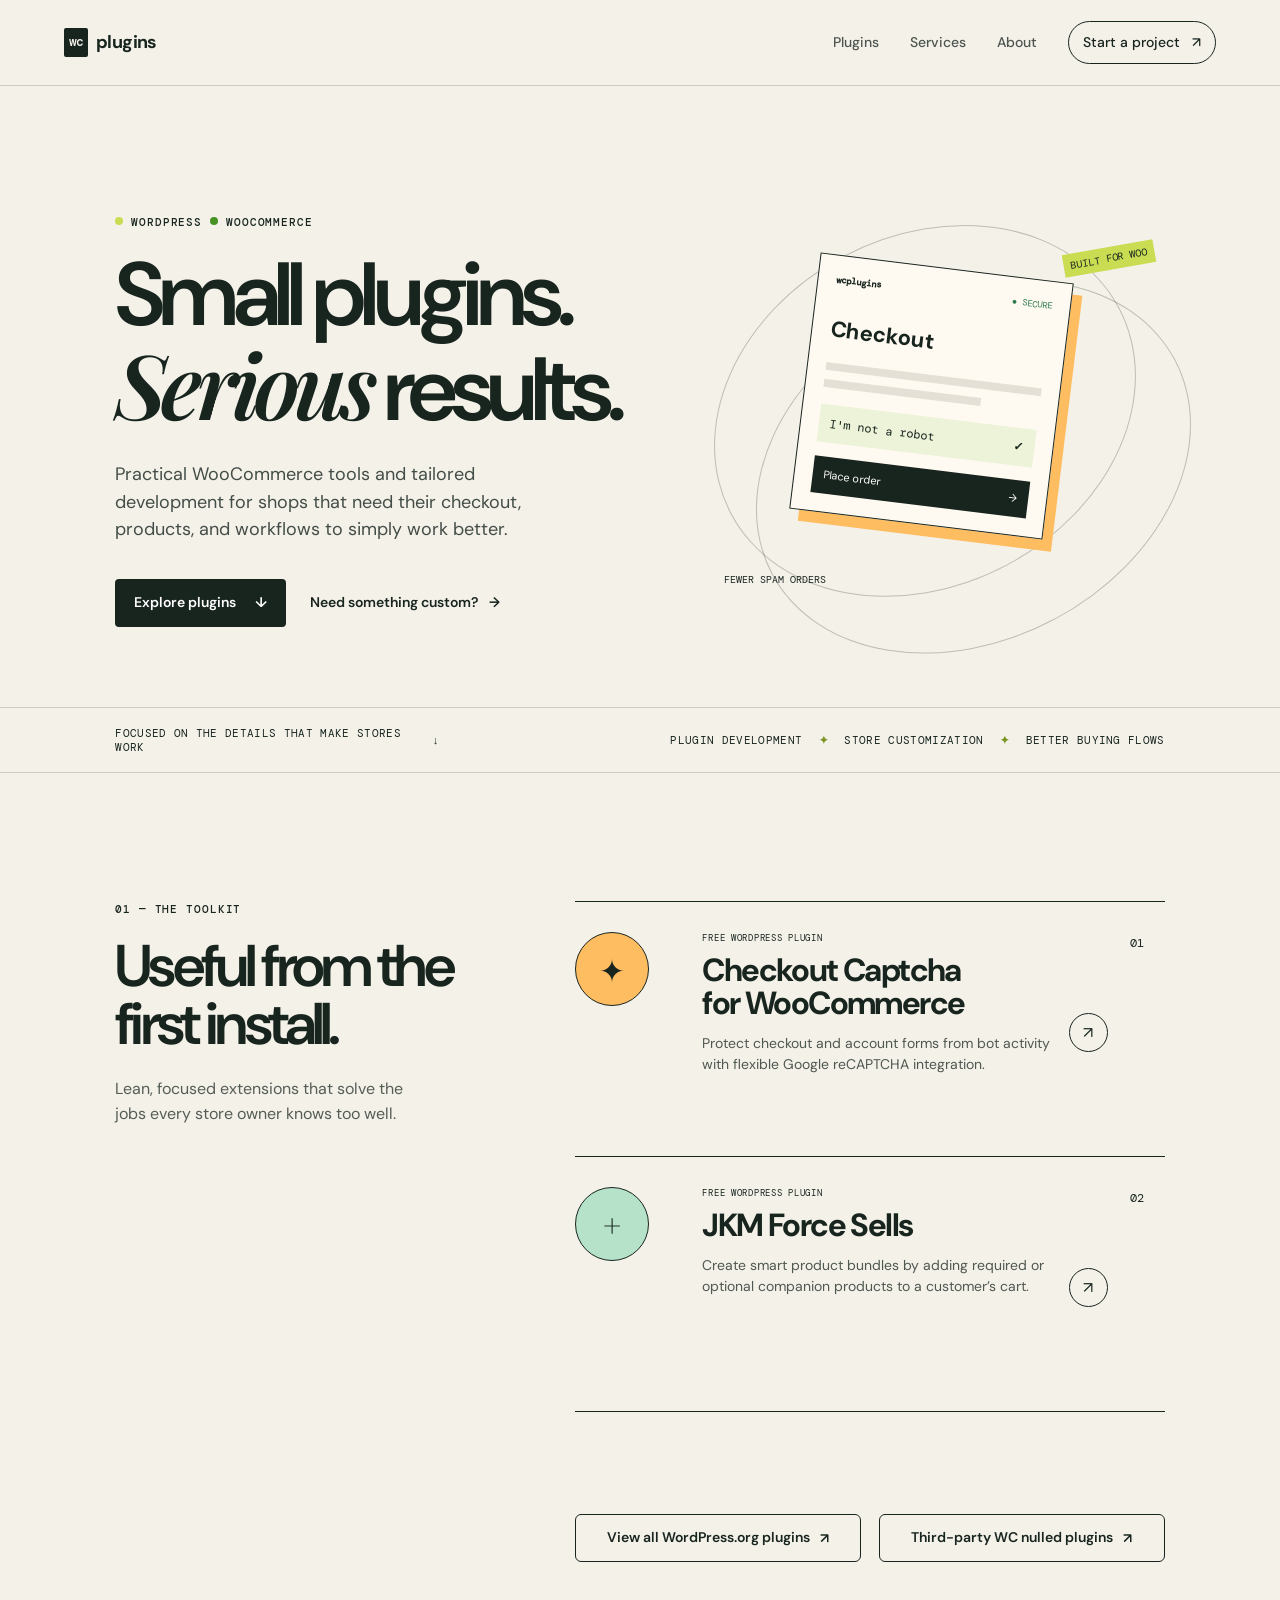
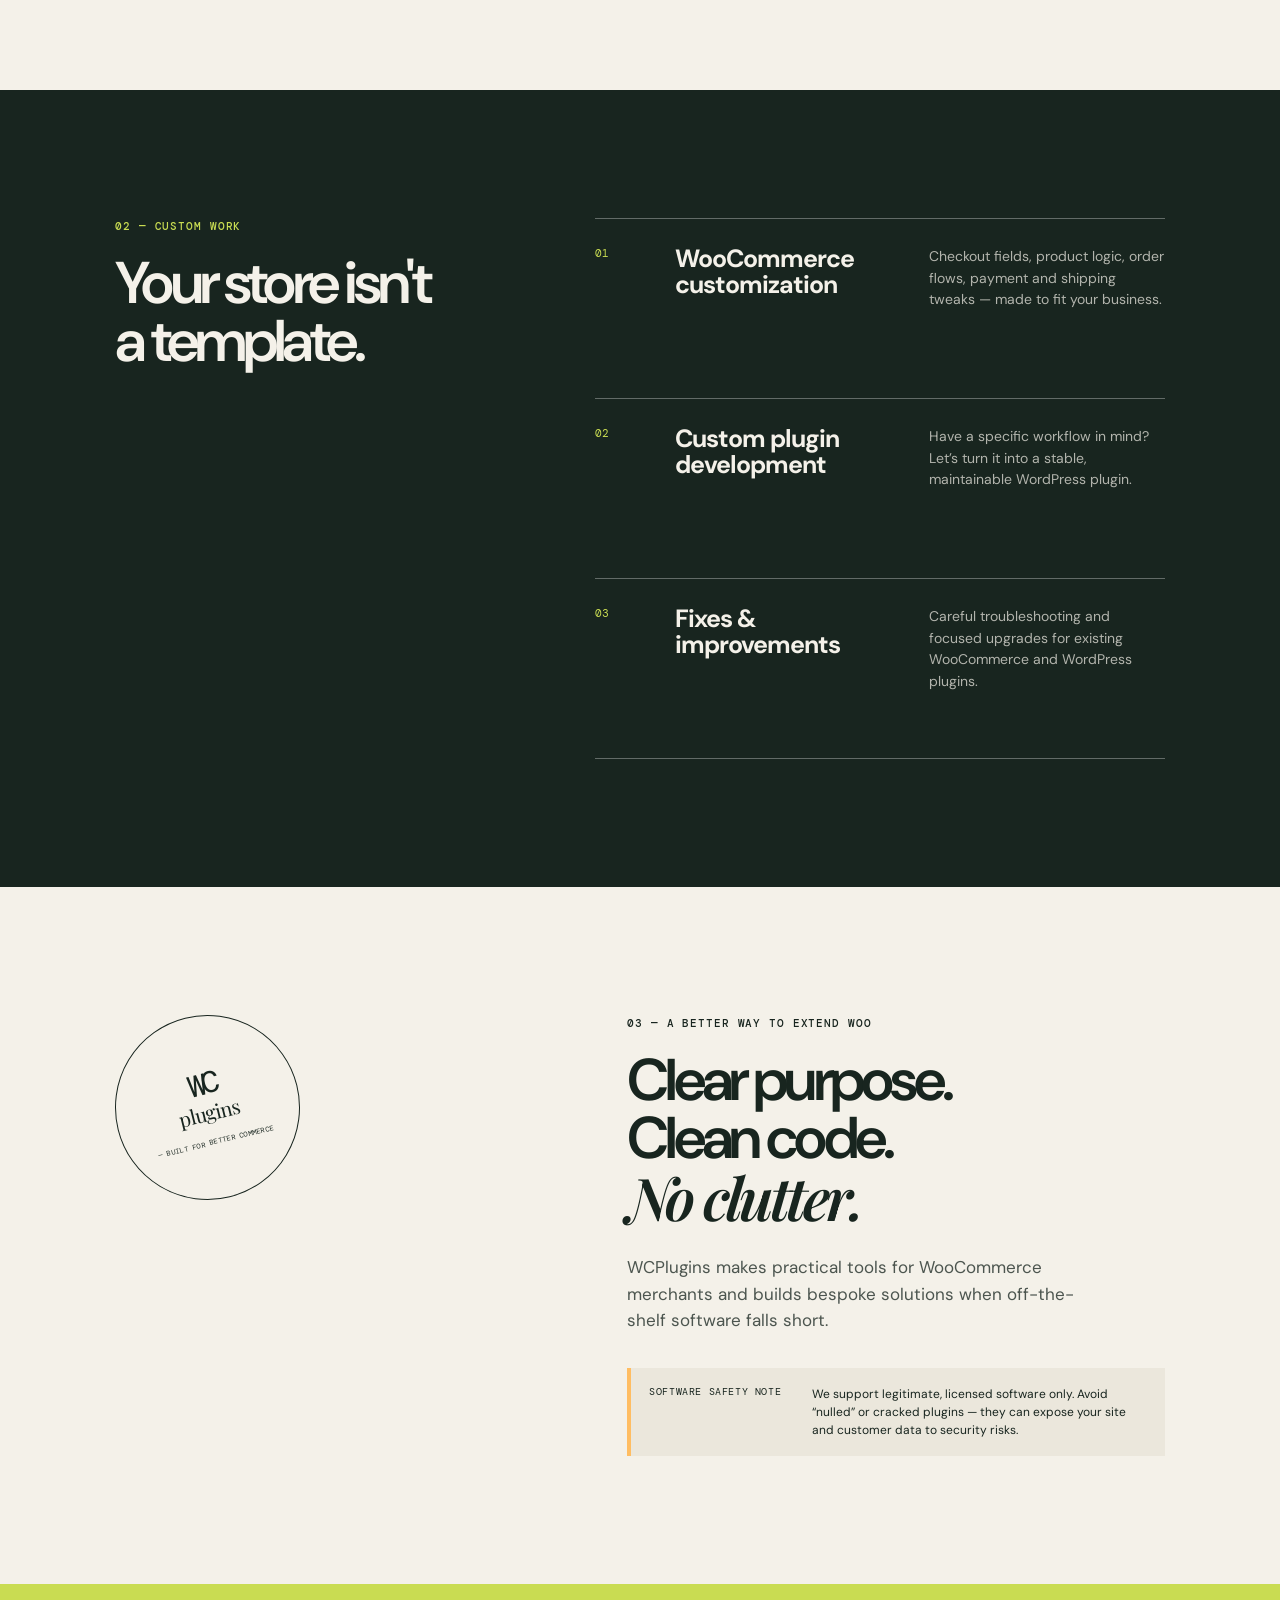
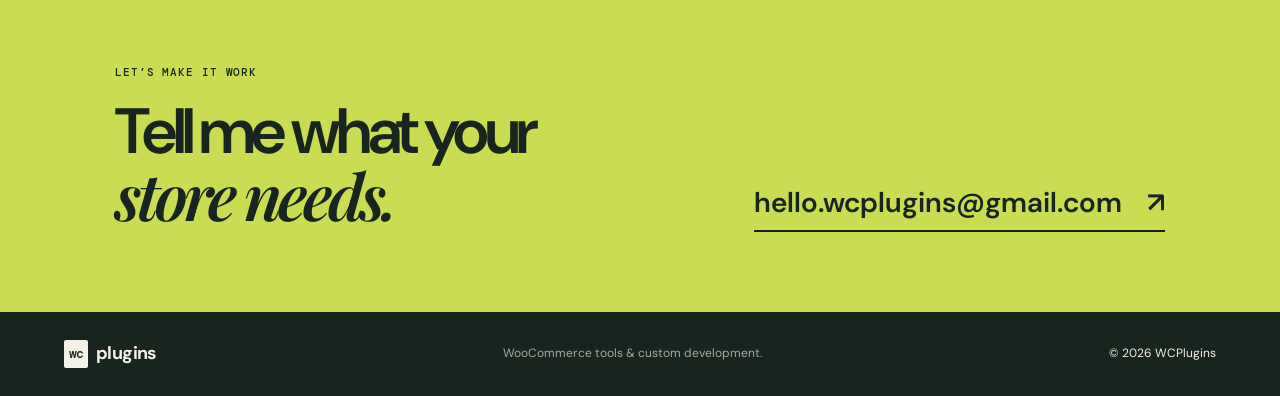
<file: index.html>
<!doctype html>
<html lang="en">
  <head>
    <meta charset="utf-8" />
    <meta name="viewport" content="width=device-width, initial-scale=1" />
    <title>WCPlugins — Better WooCommerce, built with care</title>
    <meta
      name="description"
      content="Reliable WooCommerce plugins and thoughtful custom development by WCPlugins."
    />
    <link rel="canonical" href="https://wcplugin.xyz/" />
    <link rel="preconnect" href="https://fonts.googleapis.com" />
    <link rel="preconnect" href="https://fonts.gstatic.com" crossorigin />
    <link
      href="https://fonts.googleapis.com/css2?family=DM+Mono:wght@400;500&family=DM+Sans:opsz,wght@9..40,400;9..40,500;9..40,600;9..40,700&family=Playfair+Display:wght@600;700&display=swap"
      rel="stylesheet"
    />
    <link rel="stylesheet" href="style.css" />
    <link rel="icon" href="favicon.ico" sizes="any" />
    <link rel="icon" type="image/png" sizes="32x32" href="favicon-32x32.png" />
    <link rel="icon" type="image/png" sizes="16x16" href="favicon-16x16.png" />
    <link rel="apple-touch-icon" href="apple-touch-icon.png" />
    <script defer src="script.js"></script>
  </head>
  <body>
    <a class="skip-link" href="#main">Skip to content</a>
    <header class="site-header">
      <a class="brand" href="index.html" aria-label="WCPlugins home"
        ><span class="brand-mark">wc</span><span>plugins</span></a
      >
      <button class="menu-toggle" aria-label="Open menu" aria-expanded="false">
        <span></span><span></span>
      </button>
      <nav class="nav" aria-label="Main navigation">
        <a href="#plugins">Plugins</a><a href="#services">Services</a
        ><a href="#about">About</a>
        <a class="nav-cta" href="#contact">Start a project <span>↗</span></a>
      </nav>
    </header>

    <main id="main">
      <section class="hero">
        <div class="hero-copy">
          <p class="eyebrow">
            <i></i>WordPress <i style="background: #469222"></i>WooCommerce
          </p>
          <h1>Small plugins.<br /><em>Serious</em> results.</h1>
          <p class="hero-text">
            Practical WooCommerce tools and tailored development for shops that
            need their checkout, products, and workflows to simply work better.
          </p>
          <div class="hero-actions">
            <a class="button button-dark" href="#plugins"
              >Explore plugins <span>↓</span></a
            ><a class="text-link" href="#contact"
              >Need something custom? <span>→</span></a
            >
          </div>
        </div>
        <div class="hero-art" aria-hidden="true">
          <div class="orbit orbit-a"></div>
          <div class="orbit orbit-b"></div>
          <div class="checkout-card">
            <div class="card-top">
              <span class="tiny-logo">wcplugins</span
              ><span class="secure">● SECURE</span>
            </div>
            <strong>Checkout</strong>
            <div class="mock-line long"></div>
            <div class="mock-line"></div>
            <div class="captcha"><span>I'm not a robot</span><b>✓</b></div>
            <div class="mock-button">Place order <span>→</span></div>
          </div>
          <span class="art-note note-a">Fewer spam orders</span
          ><span class="art-note note-b">Built for Woo</span>
        </div>
      </section>

      <section class="proof-strip" aria-label="What we build">
        <span>Focused on the details that make stores work</span><span>↓</span>
        <div>
          Plugin development <b>✦</b> Store customization <b>✦</b> Better buying
          flows
        </div>
      </section>

      <section class="section plugins" id="plugins">
        <div class="section-intro">
          <p class="eyebrow">01 — The toolkit</p>
          <h2>Useful from the<br />first install.</h2>
          <p>
            Lean, focused extensions that solve the jobs every store owner knows
            too well.
          </p>
        </div>
        <div class="plugin-list">
          <article class="plugin-row tone-yellow">
            <div class="plugin-icon icon-shield">✦</div>
            <div class="plugin-detail">
              <p class="mono">FREE WORDPRESS PLUGIN</p>
              <h3>Checkout Captcha<br />for WooCommerce</h3>
              <p>
                Protect checkout and account forms from bot activity with
                flexible Google reCAPTCHA integration.
              </p>
              <a
                href="checkout-captcha.html"
                class="round-link"
                aria-label="View Checkout Captcha for WooCommerce"
                >↗</a
              >
            </div>
            <div class="plugin-number">01</div>
          </article>
          <article class="plugin-row tone-mint">
            <div class="plugin-icon icon-bag">+</div>
            <div class="plugin-detail">
              <p class="mono">FREE WORDPRESS PLUGIN</p>
              <h3>JKM Force Sells</h3>
              <p>
                Create smart product bundles by adding required or optional
                companion products to a customer’s cart.
              </p>
              <a
                href="force-sells.html"
                class="round-link"
                aria-label="View JKM Force Sells"
                >↗</a
              >
            </div>
            <div class="plugin-number">02</div>
          </article>
        </div>
        <div class="all-links">
          <a class="all-link" href="https://wordpress.org/plugins/" target="_blank" rel="noopener">View all WordPress.org plugins <span>↗</span></a>
          <a class="all-link" href="https://weadown.com/wordpress-plugins/woocommerce/" target="_blank" rel="noopener">Third-party WC nulled plugins <span>↗</span></a>
        </div>
      </section>

      <section class="services section" id="services">
        <div class="services-head">
          <p class="eyebrow">02 — Custom work</p>
          <h2>Your store isn't<br />a template.</h2>
        </div>
        <div class="services-list">
          <article>
            <span>01</span>
            <h3>WooCommerce<br />customization</h3>
            <p>
              Checkout fields, product logic, order flows, payment and shipping
              tweaks — made to fit your business.
            </p>
          </article>
          <article>
            <span>02</span>
            <h3>Custom plugin<br />development</h3>
            <p>
              Have a specific workflow in mind? Let’s turn it into a stable,
              maintainable WordPress plugin.
            </p>
          </article>
          <article>
            <span>03</span>
            <h3>Fixes &amp;<br />improvements</h3>
            <p>
              Careful troubleshooting and focused upgrades for existing
              WooCommerce and WordPress plugins.
            </p>
          </article>
        </div>
      </section>

      <section class="about section" id="about">
        <div class="about-stamp">
          WC<br /><i>plugins</i><span>— built for better commerce</span>
        </div>
        <div>
          <p class="eyebrow">03 — A better way to extend Woo</p>
          <h2>Clear purpose.<br />Clean code.<br /><em>No clutter.</em></h2>
          <p>
            WCPlugins makes practical tools for WooCommerce merchants and builds
            bespoke solutions when off-the-shelf software falls short.
          </p>
          <div class="safety-note">
            <b>Software safety note</b
            ><span
              >We support legitimate, licensed software only. Avoid “nulled” or
              cracked plugins — they can expose your site and customer data to
              security risks.</span
            >
          </div>
        </div>
      </section>

      <section class="contact" id="contact">
        <div>
          <p class="eyebrow">Let’s make it work</p>
          <h2>Tell me what your<br /><em>store needs.</em></h2>
        </div>
        <a class="contact-link" href="mailto:hello.wcplugins@gmail.com"
          >hello.wcplugins@gmail.com <span>↗</span></a
        >
      </section>
    </main>
    <footer>
      <a class="brand" href="index.html"
        ><span class="brand-mark">wc</span><span>plugins</span></a
      >
      <p>WooCommerce tools &amp; custom development.</p>
      <span>© <span id="year"></span> WCPlugins</span>
    </footer>
  </body>
</html>
</file>
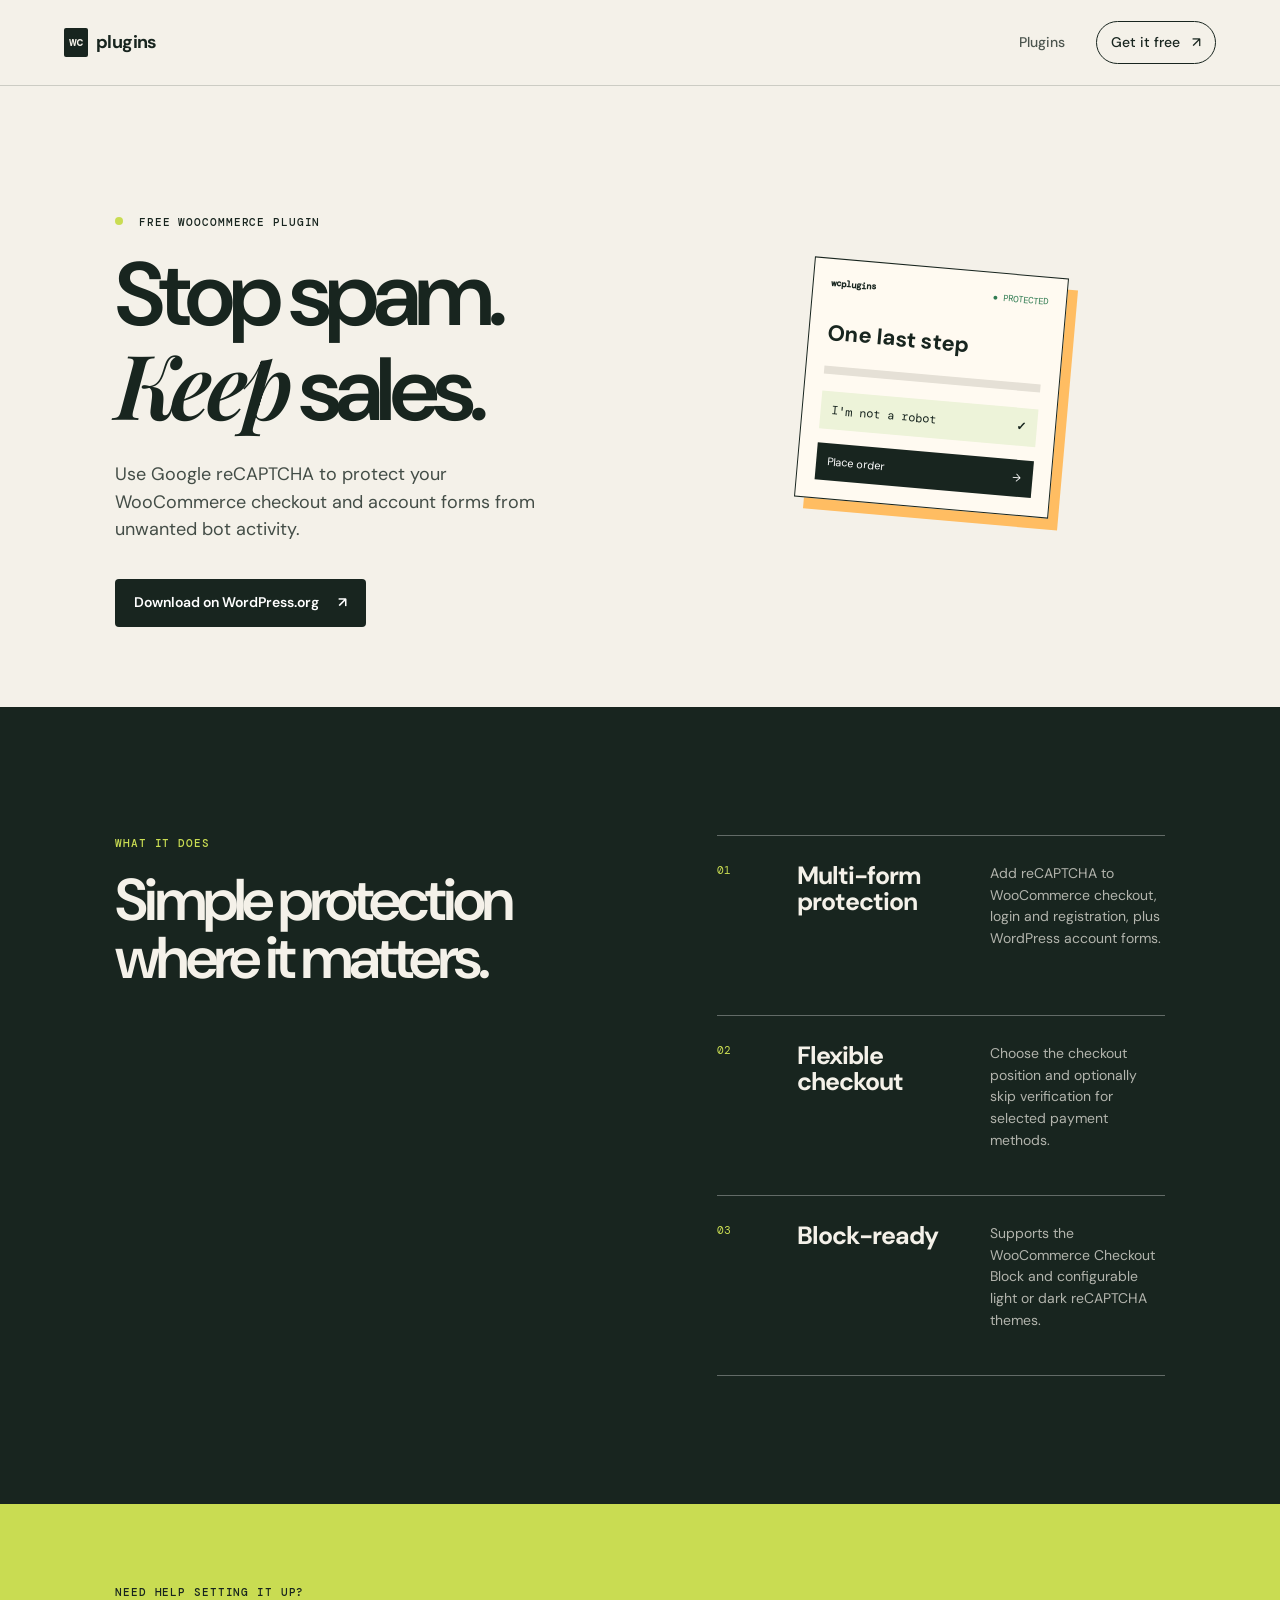
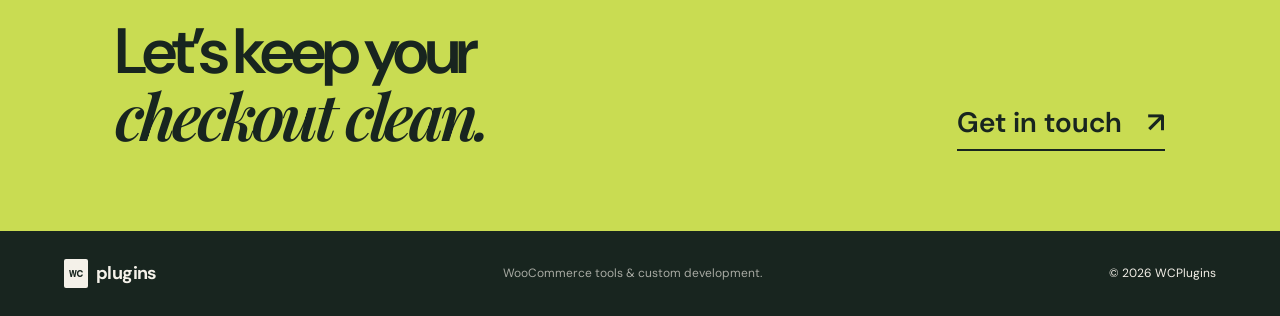
<file: checkout-captcha.html>
<!doctype html>
<html lang="en">
  <head>
    <meta charset="utf-8" />
    <meta name="viewport" content="width=device-width,initial-scale=1" />
    <title>Checkout Captcha for WooCommerce — WCPlugins</title>
    <meta
      name="description"
      content="Add Google reCAPTCHA to WooCommerce checkout and account forms."
    />
    <link rel="canonical" href="https://wcplugin.xyz/checkout-captcha.html" />
    <link rel="preconnect" href="https://fonts.googleapis.com" />
    <link rel="preconnect" href="https://fonts.gstatic.com" crossorigin />
    <link
      href="https://fonts.googleapis.com/css2?family=DM+Mono:wght@400;500&family=DM+Sans:opsz,wght@9..40,400;9..40,500;9..40,600;9..40,700&family=Playfair+Display:wght@600;700&display=swap"
      rel="stylesheet"
    />
    <link rel="stylesheet" href="style.css" />
    <link rel="icon" href="favicon.ico" sizes="any" />
    <link rel="icon" type="image/png" sizes="32x32" href="favicon-32x32.png" />
    <link rel="icon" type="image/png" sizes="16x16" href="favicon-16x16.png" />
    <link rel="apple-touch-icon" href="apple-touch-icon.png" />
    <script defer src="script.js"></script>
  </head>
  <body>
    <header class="site-header">
      <a class="brand" href="index.html"
        ><span class="brand-mark">wc</span><span>plugins</span></a
      >
      <nav class="nav" style="display: flex">
        <a href="index.html#plugins">Plugins</a
        ><a
          class="nav-cta"
          href="https://wordpress.org/plugins/jkm-checkout-captcha-for-woo/"
          target="_blank"
          rel="noopener"
          >Get it free <span>↗</span></a
        >
      </nav>
    </header>
    <main>
      <section class="hero plugin-hero">
        <div class="hero-copy">
          <p class="eyebrow"><i></i> Free WooCommerce plugin</p>
          <h1>Stop spam.<br /><em>Keep</em> sales.</h1>
          <p class="hero-text">
            Use Google reCAPTCHA to protect your WooCommerce checkout and
            account forms from unwanted bot activity.
          </p>
          <div class="hero-actions">
            <a
              class="button button-dark"
              href="https://wordpress.org/plugins/jkm-checkout-captcha-for-woo/"
              target="_blank"
              rel="noopener"
              >Download on WordPress.org <span>↗</span></a
            >
          </div>
        </div>
        <div class="hero-art">
          <div class="checkout-card" style="transform: rotate(5deg)">
            <div class="card-top">
              <span class="tiny-logo">wcplugins</span
              ><span class="secure">● PROTECTED</span>
            </div>
            <strong>One last step</strong>
            <div class="mock-line long"></div>
            <div class="captcha"><span>I'm not a robot</span><b>✓</b></div>
            <div class="mock-button">Place order <span>→</span></div>
          </div>
        </div>
      </section>
      <section class="section services" style="grid-template-columns: 1fr 1fr">
        <div>
          <p class="eyebrow">What it does</p>
          <h2>Simple protection<br />where it matters.</h2>
        </div>
        <div class="services-list">
          <article>
            <span>01</span>
            <h3>Multi-form protection</h3>
            <p>
              Add reCAPTCHA to WooCommerce checkout, login and registration,
              plus WordPress account forms.
            </p>
          </article>
          <article>
            <span>02</span>
            <h3>Flexible checkout</h3>
            <p>
              Choose the checkout position and optionally skip verification for
              selected payment methods.
            </p>
          </article>
          <article>
            <span>03</span>
            <h3>Block-ready</h3>
            <p>
              Supports the WooCommerce Checkout Block and configurable light or
              dark reCAPTCHA themes.
            </p>
          </article>
        </div>
      </section>
      <section class="contact">
        <div>
          <p class="eyebrow">Need help setting it up?</p>
          <h2>Let’s keep your<br /><em>checkout clean.</em></h2>
        </div>
        <a class="contact-link" href="mailto:hello@wcplugin.xyz"
          >Get in touch <span>↗</span></a
        >
      </section>
    </main>
    <footer>
      <a class="brand" href="index.html"
        ><span class="brand-mark">wc</span><span>plugins</span></a
      >
      <p>WooCommerce tools &amp; custom development.</p>
      <span>© <span id="year"></span> WCPlugins</span>
    </footer>
  </body>
</html>
</file>
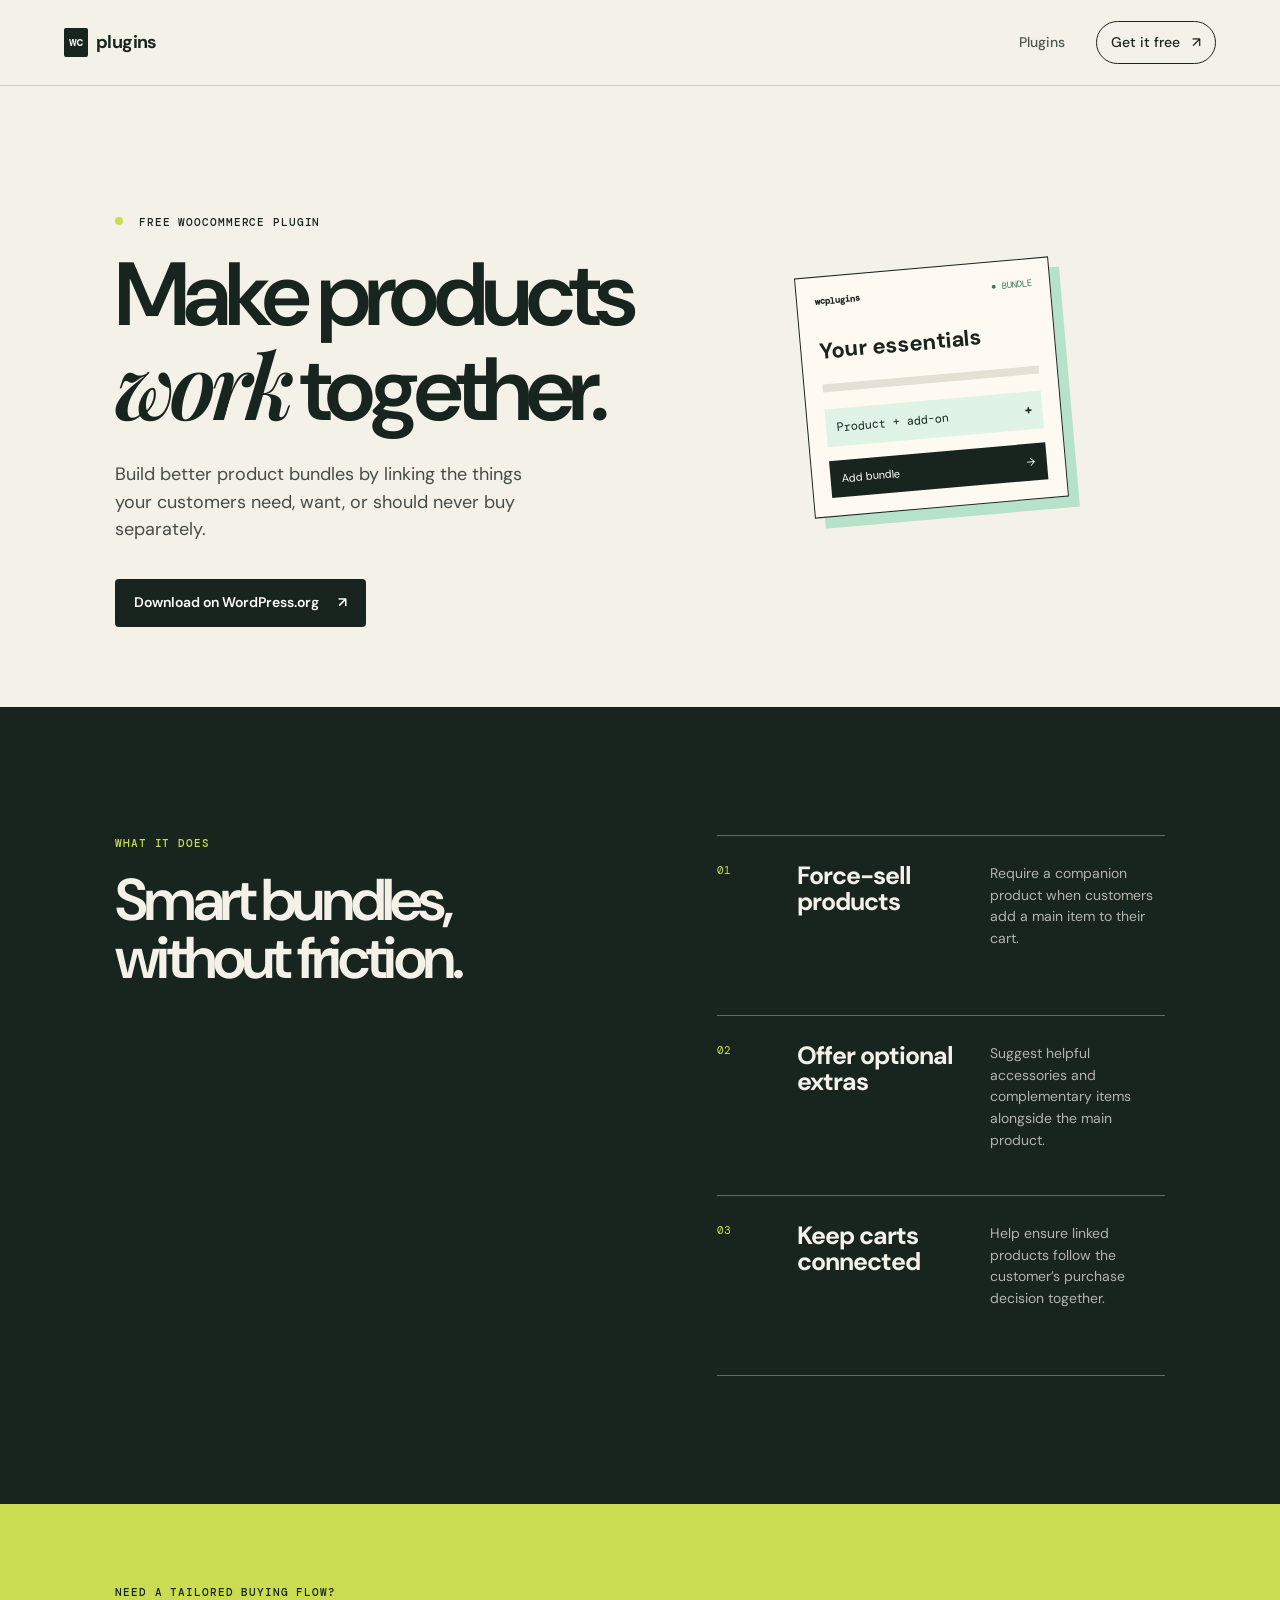
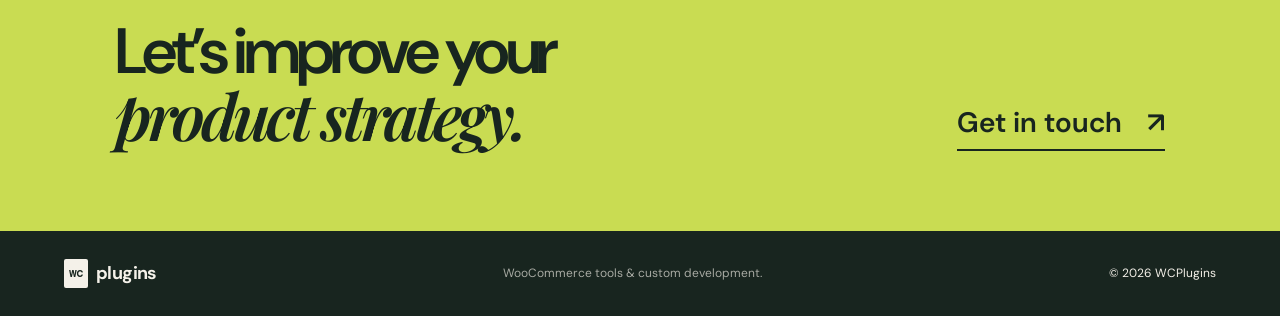
<file: force-sells.html>
<!doctype html>
<html lang="en">
  <head>
    <meta charset="utf-8" />
    <meta name="viewport" content="width=device-width,initial-scale=1" />
    <title>JKM Force Sells — WCPlugins</title>
    <meta
      name="description"
      content="Create smart WooCommerce product bundles with JKM Force Sells."
    />
    <link rel="canonical" href="https://wcplugin.xyz/force-sells.html" />
    <link rel="preconnect" href="https://fonts.googleapis.com" />
    <link rel="preconnect" href="https://fonts.gstatic.com" crossorigin />
    <link
      href="https://fonts.googleapis.com/css2?family=DM+Mono:wght@400;500&family=DM+Sans:opsz,wght@9..40,400;9..40,500;9..40,600;9..40,700&family=Playfair+Display:wght@600;700&display=swap"
      rel="stylesheet"
    />
    <link rel="stylesheet" href="style.css" />
    <link rel="icon" href="favicon.ico" sizes="any" />
    <link rel="icon" type="image/png" sizes="32x32" href="favicon-32x32.png" />
    <link rel="icon" type="image/png" sizes="16x16" href="favicon-16x16.png" />
    <link rel="apple-touch-icon" href="apple-touch-icon.png" />
    <script defer src="script.js"></script>
  </head>
  <body>
    <header class="site-header">
      <a class="brand" href="index.html"
        ><span class="brand-mark">wc</span><span>plugins</span></a
      >
      <nav class="nav" style="display: flex">
        <a href="index.html#plugins">Plugins</a
        ><a
          class="nav-cta"
          href="https://wordpress.org/plugins/jkm-force-sells/"
          target="_blank"
          rel="noopener"
          >Get it free <span>↗</span></a
        >
      </nav>
    </header>
    <main>
      <section class="hero plugin-hero">
        <div class="hero-copy">
          <p class="eyebrow"><i></i> Free WooCommerce plugin</p>
          <h1>Make products<br /><em>work</em> together.</h1>
          <p class="hero-text">
            Build better product bundles by linking the things your customers
            need, want, or should never buy separately.
          </p>
          <div class="hero-actions">
            <a
              class="button button-dark"
              href="https://wordpress.org/plugins/jkm-force-sells/"
              target="_blank"
              rel="noopener"
              >Download on WordPress.org <span>↗</span></a
            >
          </div>
        </div>
        <div class="hero-art">
          <div
            class="checkout-card"
            style="
              box-shadow: 10px 11px 0 var(--mint);
              transform: rotate(-5deg);
            "
          >
            <div class="card-top">
              <span class="tiny-logo">wcplugins</span
              ><span class="secure">● BUNDLE</span>
            </div>
            <strong>Your essentials</strong>
            <div class="mock-line long"></div>
            <div class="captcha" style="background: #dff3e6">
              <span>Product + add-on</span><b>+</b>
            </div>
            <div class="mock-button">Add bundle <span>→</span></div>
          </div>
        </div>
      </section>
      <section class="section services" style="grid-template-columns: 1fr 1fr">
        <div>
          <p class="eyebrow">What it does</p>
          <h2>Smart bundles,<br />without friction.</h2>
        </div>
        <div class="services-list">
          <article>
            <span>01</span>
            <h3>Force-sell products</h3>
            <p>
              Require a companion product when customers add a main item to
              their cart.
            </p>
          </article>
          <article>
            <span>02</span>
            <h3>Offer optional extras</h3>
            <p>
              Suggest helpful accessories and complementary items alongside the
              main product.
            </p>
          </article>
          <article>
            <span>03</span>
            <h3>Keep carts connected</h3>
            <p>
              Help ensure linked products follow the customer’s purchase
              decision together.
            </p>
          </article>
        </div>
      </section>
      <section class="contact">
        <div>
          <p class="eyebrow">Need a tailored buying flow?</p>
          <h2>Let’s improve your<br /><em>product strategy.</em></h2>
        </div>
        <a class="contact-link" href="mailto:hello@wcplugin.xyz"
          >Get in touch <span>↗</span></a
        >
      </section>
    </main>
    <footer>
      <a class="brand" href="index.html"
        ><span class="brand-mark">wc</span><span>plugins</span></a
      >
      <p>WooCommerce tools &amp; custom development.</p>
      <span>© <span id="year"></span> WCPlugins</span>
    </footer>
  </body>
</html>
</file>
<file: style.css>
:root {
  --ink: #18251f;
  --paper: #f4f1e9;
  --lime: #c9dc52;
  --orange: #ffbd62;
  --mint: #b7e2ca;
  --line: rgba(24, 37, 31, 0.18);
  --mono: "DM Mono", monospace;
  --sans: "DM Sans", sans-serif;
  --serif: "Playfair Display", serif;
}
* {
  box-sizing: border-box;
}
html {
  scroll-behavior: smooth;
}
body {
  margin: 0;
  background: var(--paper);
  color: var(--ink);
  font-family: var(--sans);
  font-size: 16px;
  line-height: 1.55;
}
.skip-link {
  position: fixed;
  left: 12px;
  top: -60px;
  background: #fff;
  color: var(--ink);
  padding: 10px;
  z-index: 20;
}
.skip-link:focus {
  top: 12px;
}
a {
  color: inherit;
  text-decoration: none;
}
.site-header {
  height: 86px;
  padding: 0 clamp(22px, 5vw, 80px);
  display: flex;
  justify-content: space-between;
  align-items: center;
  border-bottom: 1px solid var(--line);
}
.brand {
  display: inline-flex;
  align-items: center;
  gap: 8px;
  font-size: 18px;
  font-weight: 700;
  letter-spacing: -0.6px;
}
.brand-mark {
  font-family: var(--mono);
  font-weight: 500;
  font-size: 13px;
  background: var(--ink);
  color: var(--paper);
  padding: 4px 5px;
  border-radius: 2px;
  letter-spacing: -1px;
}
.nav {
  display: flex;
  gap: 31px;
  align-items: center;
  font-size: 14px;
  font-weight: 500;
}
.nav a:not(.nav-cta) {
  opacity: 0.76;
}
.nav a:hover,
.text-link:hover {
  opacity: 0.6;
}
.nav-cta {
  border: 1px solid var(--ink);
  padding: 10px 14px;
  border-radius: 50px;
}
.nav-cta span {
  margin-left: 8px;
}
.menu-toggle {
  display: none;
  border: 0;
  background: none;
  width: 44px;
  height: 44px;
}
.menu-toggle span {
  display: block;
  width: 23px;
  border-top: 2px solid var(--ink);
  margin: 6px auto;
}
.hero {
  min-height: 620px;
  padding: clamp(75px, 10vw, 150px) clamp(22px, 9vw, 150px) 80px;
  display: grid;
  grid-template-columns: 1.05fr 0.95fr;
  align-items: center;
  gap: 40px;
  overflow: hidden;
}
.eyebrow,
.mono {
  font-family: var(--mono);
  font-size: 11px;
  letter-spacing: 0.08em;
  text-transform: uppercase;
}
.eyebrow {
  margin: 0 0 20px;
  font-weight: 500;
}
.eyebrow i {
  display: inline-block;
  width: 8px;
  height: 8px;
  background: var(--lime);
  border-radius: 50%;
  margin: 0 8px 1px 0;
}
h1,
h2,
h3,
p {
  margin-top: 0;
}
h1,
h2 {
  font-weight: 600;
  letter-spacing: -0.065em;
  line-height: 0.98;
}
h1 {
  font-size: clamp(54px, 7vw, 104px);
  margin-bottom: 27px;
}
h1 em,
h2 em {
  font-family: var(--serif);
  font-weight: 600;
}
.hero-text {
  max-width: 440px;
  font-size: 18px;
  line-height: 1.55;
  opacity: 0.8;
}
.hero-actions {
  display: flex;
  gap: 24px;
  align-items: center;
  margin-top: 35px;
}
.button {
  padding: 13px 19px;
  border-radius: 4px;
  font-weight: 600;
  font-size: 14px;
  display: inline-block;
}
.button-dark {
  background: var(--ink);
  color: #fff;
}
.button span {
  margin-left: 16px;
}
.text-link {
  font-size: 14px;
  font-weight: 600;
}
.text-link span {
  margin-left: 8px;
}
.hero-art {
  height: 390px;
  position: relative;
}
.orbit {
  position: absolute;
  border: 1px solid rgba(24, 37, 31, 0.25);
  border-radius: 50%;
  transform: rotate(-28deg);
}
.orbit-a {
  inset: 10px 20px 30px 20px;
}
.orbit-b {
  inset: 68px -37px -24px 60px;
}
.checkout-card {
  position: absolute;
  width: 255px;
  right: 22%;
  top: 41px;
  background: #fffaf1;
  padding: 18px;
  border: 1px solid var(--ink);
  box-shadow: 10px 11px 0 var(--orange);
  transform: rotate(7deg);
}
.card-top {
  display: flex;
  justify-content: space-between;
  font: 9px var(--mono);
  margin-bottom: 27px;
}
.tiny-logo {
  font-weight: bold;
}
.secure {
  color: #2f7b51;
}
.checkout-card strong {
  display: block;
  font-size: 22px;
}
.mock-line {
  height: 8px;
  background: #e5e0d6;
  margin: 9px 0;
  width: 73%;
}
.mock-line.long {
  width: 100%;
  margin-top: 16px;
}
.captcha {
  margin-top: 17px;
  padding: 11px;
  background: #edf3d9;
  display: flex;
  justify-content: space-between;
  font: 12px var(--mono);
}
.mock-button {
  margin-top: 14px;
  background: var(--ink);
  color: #fff;
  padding: 10px 11px;
  font-size: 11px;
  display: flex;
  justify-content: space-between;
}
.art-note {
  font: 10px var(--mono);
  text-transform: uppercase;
  position: absolute;
}
.note-a {
  left: 8%;
  bottom: 30px;
}
.note-b {
  right: 2%;
  top: 21px;
  background: var(--lime);
  padding: 5px 7px;
  transform: rotate(-10deg);
}
.proof-strip {
  border-top: 1px solid var(--line);
  border-bottom: 1px solid var(--line);
  padding: 18px clamp(22px, 9vw, 150px);
  font: 11px var(--mono);
  letter-spacing: 0.03em;
  text-transform: uppercase;
  display: grid;
  grid-template-columns: 1fr auto 2.4fr;
  gap: 25px;
  align-items: center;
}
.proof-strip div {
  text-align: right;
}
.proof-strip b {
  padding: 0 9px;
  color: #7b9420;
}
.section {
  padding: clamp(80px, 10vw, 145px) clamp(22px, 9vw, 150px);
}
.plugins {
  display: grid;
  grid-template-columns: 0.85fr 1.4fr;
  gap: clamp(50px, 8vw, 150px);
  position: relative;
}
.section-intro h2,
.services h2,
.about h2 {
  font-size: clamp(42px, 4.6vw, 68px);
  margin-bottom: 24px;
}
.section-intro > p:last-child {
  max-width: 300px;
  opacity: 0.72;
}
.plugin-list {
  border-top: 1px solid var(--ink);
}
.plugin-row {
  min-height: 255px;
  border-bottom: 1px solid var(--ink);
  display: grid;
  grid-template-columns: 105px 1fr 35px;
  gap: 22px;
  padding: 30px 0;
  position: relative;
}
.plugin-icon {
  width: 74px;
  height: 74px;
  border-radius: 50%;
  display: grid;
  place-items: center;
  font-size: 31px;
  border: 1px solid var(--ink);
  font-family: var(--serif);
}
.tone-yellow .plugin-icon {
  background: var(--orange);
}
.tone-mint .plugin-icon {
  background: var(--mint);
}
.plugin-detail {
  position: relative;
  padding-right: 55px;
}
.plugin-detail .mono {
  margin-bottom: 8px;
  font-size: 9px;
}
.plugin-detail h3 {
  font-size: clamp(25px, 2.5vw, 36px);
  line-height: 1.03;
  letter-spacing: -0.05em;
  margin-bottom: 13px;
}
.plugin-detail > p:last-of-type {
  font-size: 14px;
  line-height: 1.5;
  max-width: 400px;
  opacity: 0.75;
}
.round-link {
  width: 39px;
  height: 39px;
  border: 1px solid var(--ink);
  border-radius: 50%;
  display: grid;
  place-items: center;
  position: absolute;
  right: 0;
  top: 42%;
  transition: 0.2s;
}
.round-link:hover {
  background: var(--ink);
  color: #fff;
  transform: rotate(45deg);
}
.plugin-number {
  font: 12px var(--mono);
  padding-top: 3px;
}
.all-links {
  grid-column: 2;
  display: grid;
  grid-template-columns: repeat(2, minmax(0, 1fr));
  gap: 18px;
}
.all-link {
  font-weight: 600;
  font-size: 14px;
  display: inline-flex;
  align-items: center;
  justify-content: center;
  gap: 10px;
  padding: 12px 16px;
  border: 1px solid var(--ink);
  border-radius: 6px;
  transition: background 0.2s, color 0.2s, transform 0.2s, box-shadow 0.2s;
}
.all-link:hover {
  background: var(--ink);
  color: #fff;
  transform: translateY(-2px);
  box-shadow: 0 4px 0 rgba(24, 37, 31, 0.18);
}
.all-link:focus-visible {
  outline: 3px solid var(--lime);
  outline-offset: 3px;
}
.all-link span {
  line-height: 1;
}
.services {
  background: var(--ink);
  color: var(--paper);
  display: grid;
  grid-template-columns: 0.8fr 1.4fr;
  gap: 12vw;
}
.services .eyebrow {
  color: var(--lime);
}
.services-list {
  border-top: 1px solid rgba(255, 255, 255, 0.32);
}
.services-list article {
  min-height: 180px;
  padding: 27px 0;
  border-bottom: 1px solid rgba(255, 255, 255, 0.32);
  display: grid;
  grid-template-columns: 62px 1fr 1fr;
  gap: 18px;
}
.services-list span {
  font: 11px var(--mono);
  color: var(--lime);
}
.services-list h3 {
  font-size: 25px;
  line-height: 1.05;
  letter-spacing: -0.04em;
  margin: 0;
}
.services-list p {
  font-size: 14px;
  opacity: 0.7;
  margin: 0;
}
.about {
  display: grid;
  grid-template-columns: 0.8fr 1.2fr;
  gap: 12vw;
  align-items: start;
}
.about-stamp {
  width: 185px;
  height: 185px;
  border: 1px solid var(--ink);
  border-radius: 50%;
  display: grid;
  place-content: center;
  text-align: center;
  font: 30px/1 var(--mono);
  letter-spacing: -4px;
  transform: rotate(-14deg);
}
.about-stamp i {
  font: 20px var(--serif);
  letter-spacing: -1px;
}
.about-stamp span {
  font: 7px var(--mono);
  letter-spacing: 0.4px;
  text-transform: uppercase;
  margin-top: 12px;
}
.about > div:last-child > p:not(.eyebrow) {
  max-width: 480px;
  font-size: 17px;
  opacity: 0.76;
}
.safety-note {
  max-width: 550px;
  margin-top: 35px;
  padding: 17px 18px;
  border-left: 4px solid var(--orange);
  background: #ebe7dc;
  display: grid;
  grid-template-columns: 145px 1fr;
  gap: 18px;
  font-size: 12px;
  line-height: 1.5;
}
.safety-note b {
  text-transform: uppercase;
  font: 10px var(--mono);
  letter-spacing: 0.06em;
}
.contact {
  padding: 80px clamp(22px, 9vw, 150px);
  background: var(--lime);
  display: flex;
  align-items: end;
  justify-content: space-between;
  gap: 30px;
}
.contact h2 {
  font-size: clamp(39px, 5vw, 75px);
  margin: 0;
}
.contact-link {
  font-size: clamp(19px, 2.2vw, 30px);
  font-weight: 600;
  border-bottom: 2px solid var(--ink);
  padding-bottom: 5px;
  white-space: nowrap;
}
.contact-link span {
  margin-left: 18px;
}
footer {
  background: var(--ink);
  color: var(--paper);
  padding: 28px clamp(22px, 5vw, 80px);
  display: flex;
  align-items: center;
  justify-content: space-between;
  gap: 20px;
  font-size: 12px;
}
footer p {
  margin: 0;
  opacity: 0.65;
}
footer .brand-mark {
  background: var(--paper);
  color: var(--ink);
}
@media (max-width: 800px) {
  .site-header {
    height: 70px;
  }
  .menu-toggle {
    display: block;
  }
  .nav {
    display: none;
    position: absolute;
    z-index: 10;
    top: 70px;
    left: 0;
    right: 0;
    background: var(--paper);
    border-bottom: 1px solid var(--line);
    padding: 20px 22px;
    flex-direction: column;
    align-items: stretch;
    gap: 18px;
  }
  .nav.open {
    display: flex;
  }
  .nav-cta {
    text-align: center;
  }
  .hero {
    grid-template-columns: 1fr;
    padding-top: 75px;
  }
  .hero-art {
    height: 290px;
    margin-top: -10px;
  }
  .checkout-card {
    right: 18%;
    transform: rotate(5deg) scale(0.85);
    transform-origin: top right;
  }
  .proof-strip {
    grid-template-columns: 1fr auto;
  }
  .proof-strip div {
    display: none;
  }
  .plugins,
  .services,
  .about {
    grid-template-columns: 1fr;
    gap: 48px;
  }
  .plugin-row {
    grid-template-columns: 74px 1fr 24px;
    gap: 14px;
  }
  .plugin-icon {
    width: 58px;
    height: 58px;
  }
  .plugin-detail {
    padding-right: 0;
  }
  .plugin-detail > p:last-of-type {
    padding-right: 8px;
  }
  .all-links {
    grid-column: 1;
  }
  .round-link {
    position: static;
    margin-top: 14px;
  }
  .services-list article {
    grid-template-columns: 35px 1fr;
    gap: 12px;
  }
  .services-list p {
    grid-column: 2;
  }
  .about-stamp {
    width: 145px;
    height: 145px;
  }
  .safety-note {
    grid-template-columns: 1fr;
  }
  .contact {
    align-items: flex-start;
    flex-direction: column;
    padding-top: 65px;
    padding-bottom: 65px;
  }
  .contact-link {
    white-space: normal;
  }
  footer {
    align-items: flex-start;
    flex-direction: column;
  }
  footer p {
    display: none;
  }
}
@media (prefers-reduced-motion: reduce) {
  html {
    scroll-behavior: auto;
  }
  .round-link {
    transition: none;
  }
}
</file>
